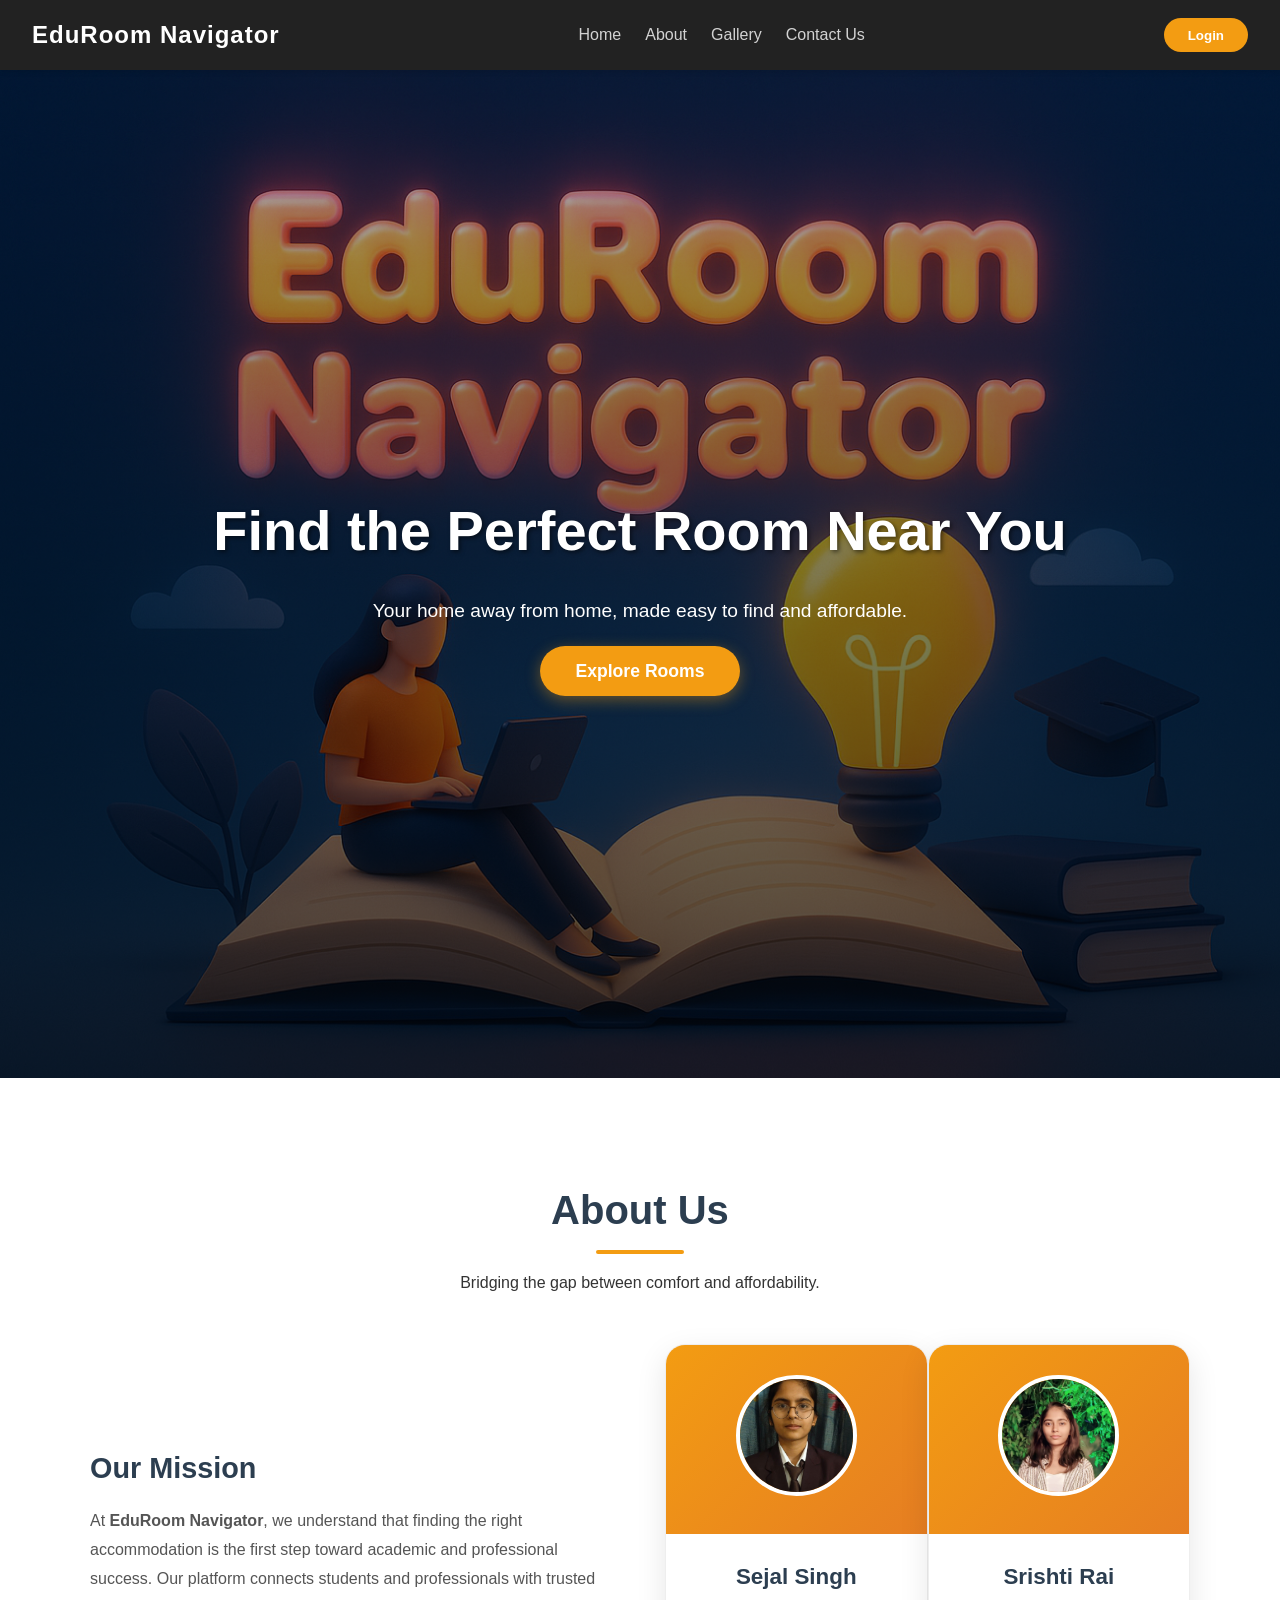
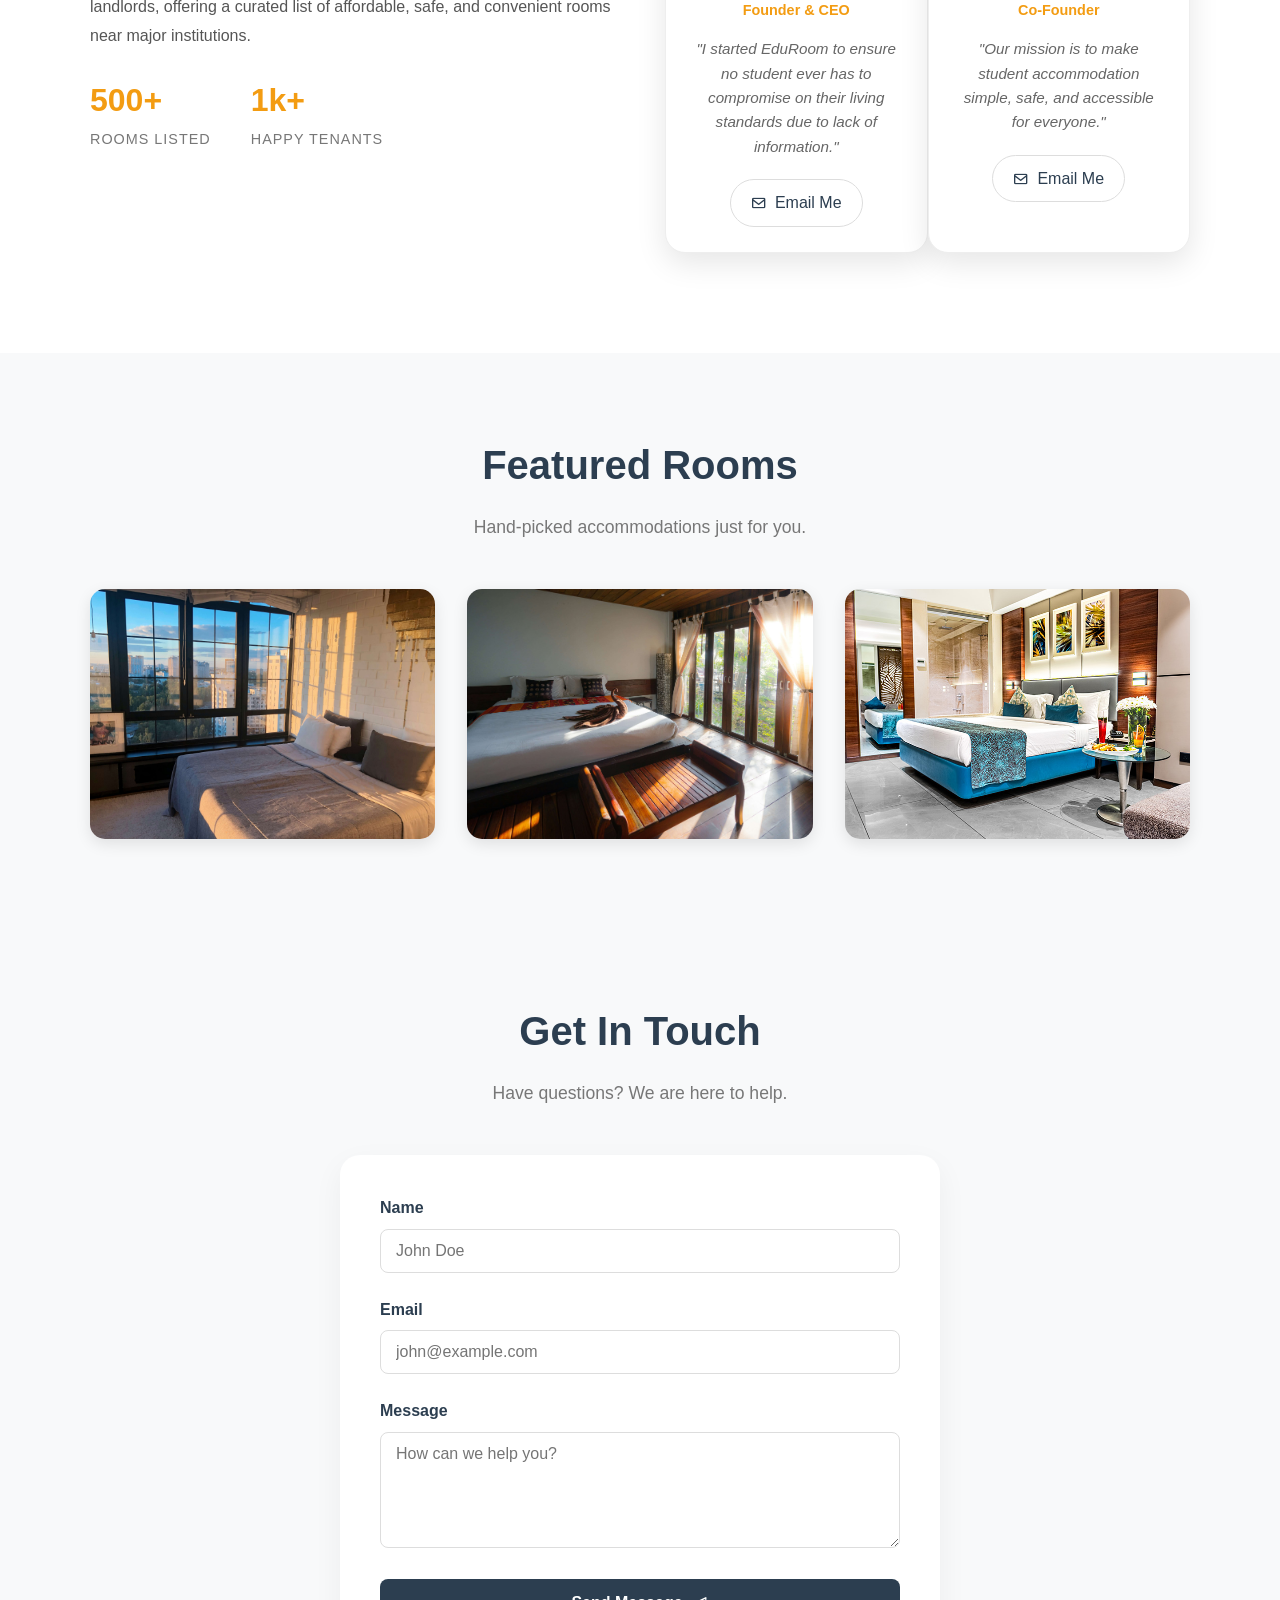
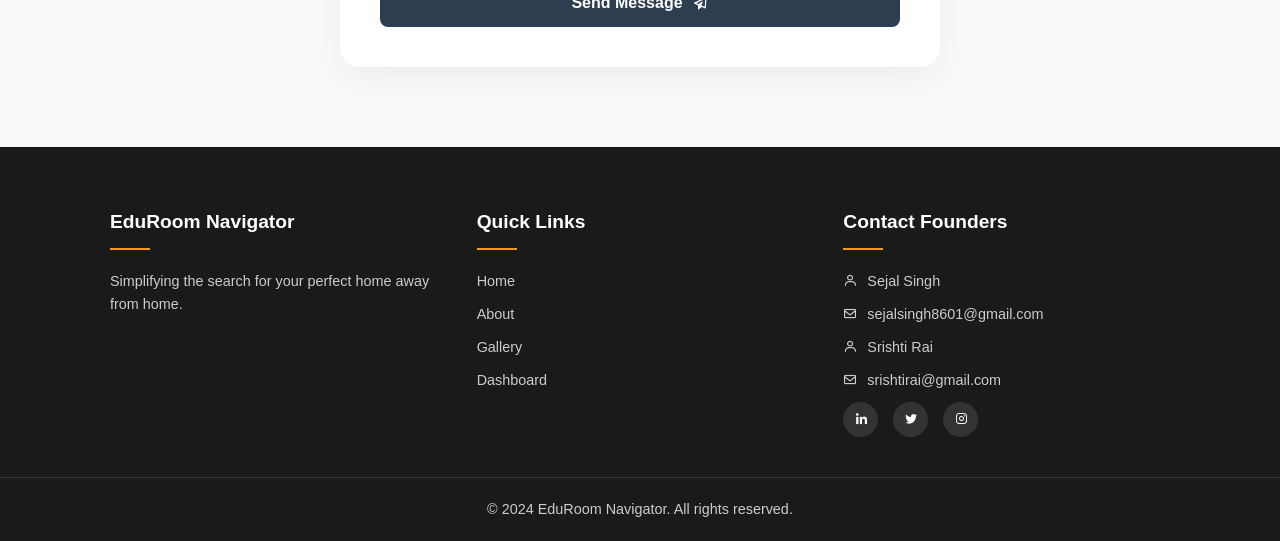
<file: index.html>
<!DOCTYPE html>
<html lang="en">
<head>
  <meta charset="UTF-8" />
  <meta name="viewport" content="width=device-width, initial-scale=1.0"/>
  <title>EduRoom Navigator</title>
  <link rel="stylesheet" href="style.css"/>
  <!-- Boxicons for icons -->
  <link href='https://unpkg.com/boxicons@2.1.4/css/boxicons.min.css' rel='stylesheet'>
</head>
<body>

  <!-- Navbar -->
  <header>
    <nav class="navbar">
      <div class="logo">EduRoom Navigator</div>
      <ul class="nav-links">
        <li><a href="#home">Home</a></li>
        <li><a href="#about">About</a></li>
        <li><a href="#gallery">Gallery</a></li>
        <li><a href="#contact">Contact Us</a></li>
      </ul>
      <button class="login-btn" onclick="openModal('login')">Login</button>
    </nav>
  </header>

  <!-- Hero/Home Section -->
  <section id="home" class="hero-section">
    <div class="hero-overlay">
      <div class="hero-content">
        <button class="hero-login-btn" onclick="openModal('login')">Login</button>
        <h1>Find the Perfect Room Near You</h1>
        <p>Your home away from home, made easy to find and affordable.</p>
        <a href="#gallery" class="cta-button">Explore Rooms</a>
      </div>
    </div>
  </section>

  <!-- About Section -->
  <section id="about" class="section about-section">
    <div class="container">
      <div class="about-header">
        <h2>About Us</h2>
        <p class="subtitle">Bridging the gap between comfort and affordability.</p>
      </div>

      <div class="about-grid">
        <!-- Text Content -->
        <div class="about-text">
          <h3>Our Mission</h3>
          <p>
            At <strong>EduRoom Navigator</strong>, we understand that finding the right accommodation is the first step toward academic and professional success. Our platform connects students and professionals with trusted landlords, offering a curated list of affordable, safe, and convenient rooms near major institutions.
          </p>
          <div class="stats-row">
            <div class="stat-item">
              <span class="stat-num">500+</span>
              <span class="stat-desc">Rooms Listed</span>
            </div>
            <div class="stat-item">
              <span class="stat-num">1k+</span>
              <span class="stat-desc">Happy Tenants</span>
            </div>
          </div>
        </div>

        <!-- Founder Profile Cards -->
        <div class="about-founder">

          <!-- Founder 1 -->
          <div class="founder-card">
            <div class="founder-img">
              <img src="founder.jpeg" alt="Sejal Singh">
            </div>
            <div class="founder-info">
              <h3>Sejal Singh</h3>
              <span class="position">Founder & CEO</span>
              <p>"I started EduRoom to ensure no student ever has to compromise on their living standards due to lack of information."</p>
              <!-- keep mail handler as in original file -->
              <a href="mailto:sejalsingh8601@gmail.com" class="founder-contact">
                <i class='bx bx-envelope'></i> Email Me
              </a>
            </div>
          </div>

          <!-- Founder 2 (NEW) -->
          <div class="founder-card">
            <div class="founder-img">
              <img src="founder2.jpeg" alt="Srishti Rai">
            </div>
            <div class="founder-info">
              <h3>Srishti Rai</h3>
              <span class="position">Co-Founder</span>
              <p>"Our mission is to make student accommodation simple, safe, and accessible for everyone."</p>
              <a href="mailto:srishtirai@gmail.com" class="founder-contact">
                <i class='bx bx-envelope'></i> Email Me
              </a>
            </div>
          </div>

        </div>
      </div>
    </div>
  </section>

  <!-- Gallery Section -->
  <section id="gallery" class="section">
    <div class="container">
      <h2>Featured Rooms</h2>
      <p class="section-subtitle">Hand-picked accommodations just for you.</p>
      
      <div class="gallery-grid">
        <!-- Room Card 1 -->
        <div class="gallery-card">
          <img src="room1.jpg" alt="Modern Studio">
          <div class="card-overlay">
            <h3>Modern Studio</h3>
            <p>Near City Center • $450/mo</p>
            <button onclick="openModal('login')">View Details</button>
          </div>
        </div>

        <!-- Room Card 2 -->
        <div class="gallery-card">
          <img src="room2.jpg" alt="Cozy Apartment">
          <div class="card-overlay">
            <h3>Cozy Apartment</h3>
            <p>2 BHK Shared • $300/mo</p>
            <button onclick="openModal('login')">View Details</button>
          </div>
        </div>

        <!-- Room Card 3 -->
        <div class="gallery-card">
          <img src="room3.jpg" alt="Student Dorm">
          <div class="card-overlay">
            <h3>Student Dorm</h3>
            <p>Campus View • $200/mo</p>
            <button onclick="openModal('login')">View Details</button>
          </div>
        </div>
      </div>
    </div>
  </section>

  <!-- Contact Us Section (Formspree) -->
  <section id="contact" class="section contact-section">
    <div class="container">
      <h2>Get In Touch</h2>
      <p class="section-subtitle">Have questions? We are here to help.</p>
      
      <div class="contact-wrapper">
        <!-- Replace YOUR_FORM_ID with your actual Formspree ID -->
        <form action="https://formspree.io/f/YOUR_FORM_ID" method="POST" class="contact-form">
          <div class="form-group">
            <label>Name</label>
            <input type="text" name="name" placeholder="John Doe" required />
          </div>
          <div class="form-group">
            <label>Email</label>
            <input type="email" name="email" placeholder="john@example.com" required />
          </div>
          <div class="form-group">
            <label>Message</label>
            <textarea name="message" rows="5" placeholder="How can we help you?" required></textarea>
          </div>
          <button type="submit" class="send-btn">Send Message <i class='bx bx-paper-plane'></i></button>
        </form>
      </div>
    </div>
  </section>

  <!-- Footer Section -->
  <footer class="site-footer">
    <div class="container footer-grid">
      
      <div class="footer-col">
        <h3>EduRoom Navigator</h3>
        <p>Simplifying the search for your perfect home away from home.</p>
      </div>

      <div class="footer-col">
        <h3>Quick Links</h3>
        <ul>
          <li><a href="#home">Home</a></li>
          <li><a href="#about">About</a></li>
          <li><a href="#gallery">Gallery</a></li>
          <li><a href="dashboard.html">Dashboard</a></li>
        </ul>
      </div>

      <div class="footer-col">
        <h3>Contact Founders</h3>
        <p><i class='bx bx-user'></i> Sejal Singh</p>
        <p><i class='bx bx-envelope'></i> <a href="mailto:sejalsingh8601@gmail.com">sejalsingh8601@gmail.com</a></p>

        <p style="margin-top:10px;"><i class='bx bx-user'></i> Srishti Rai</p>
        <p><i class='bx bx-envelope'></i> <a href="mailto:srishtirai@gmail.com">srishtirai@gmail.com</a></p>

        <div class="social-links" style="margin-top:8px;">
          <a href="#"><i class='bx bxl-linkedin'></i></a>
          <a href="#"><i class='bx bxl-twitter'></i></a>
          <a href="#"><i class='bx bxl-instagram'></i></a>
        </div>
      </div>

    </div>
    <div class="footer-bottom">
      <p>&copy; 2024 EduRoom Navigator. All rights reserved.</p>
    </div>
  </footer>

  <!-- Unified Authentication Modal -->
  <div id="authModal" class="modal">
    <span class="close-modal-btn" onclick="closeModal()">&times;</span>
    
    <!-- Login Box -->
    <div class="login_box" id="login-box">
      <div class="login-header"><span>Login</span></div>
      <form onsubmit="handleLogin(event)">
        <div class="input_box">
          <input type="email" id="loginEmail" class="input-field" required>
          <label for="loginEmail" class="label">Email</label>
          <i class="bx bx-envelope icon"></i>
        </div>
        <div class="input_box">
          <input type="password" id="loginPassword" class="input-field" required>
          <label for="loginPassword" class="label">Password</label>
          <i class="bx bx-lock-alt icon"></i>
        </div>
        <div class="remember-forgot">
          <div class="remember-me">
            <input type="checkbox" id="remember">
            <label for="remember">Remember me</label>
          </div>
          <div class="forgot">
            <a href="#">Forgot password?</a>
          </div>
        </div>
        <div class="input_box">
          <input type="submit" class="input-submit" value="Login">
        </div>
        <div class="register">
          <span>Don't have an account? <a href="#" onclick="switchView('signup')">Register</a></span>
        </div>
      </form>
    </div>

    <!-- Register Box (Hidden) -->
    <div class="login_box" id="register-box" style="display: none;">
      <div class="login-header"><span>Register</span></div>
      <form onsubmit="handleSignup(event)">
        <div class="input_box">
          <input type="text" id="signupName" class="input-field" required>
          <label for="signupName" class="label">Full Name</label>
          <i class="bx bx-user icon"></i>
        </div>
        <div class="input_box">
          <input type="email" id="signupEmail" class="input-field" required>
          <label for="signupEmail" class="label">Email</label>
          <i class="bx bx-envelope icon"></i>
        </div>
        <div class="input_box">
          <input type="password" id="signupPassword" class="input-field" required>
          <label for="signupPassword" class="label">Password</label>
          <i class="bx bx-lock-alt icon"></i>
        </div>
        <div class="input_box">
          <input type="submit" class="input-submit" value="Sign Up">
        </div>
        <div class="register">
          <span>Already have an account? <a href="#" onclick="switchView('login')">Login</a></span>
        </div>
      </form>
    </div>

  </div>

  <script src="script.js"></script>
</body>
</html>
</file>
<file: style.css>
/* =========================================
   1. RESET & GLOBALS
   ========================================= */
* {
  margin: 0;
  padding: 0;
  box-sizing: border-box;
  font-family: "Poppins", sans-serif;
}

:root {
  --primary-color: #f39c12; /* Brand Orange */
  --secondary-color: #ffffff;
  --text-color: #333;
  --bg-light: #f9f9f9;
  --glass-border: rgba(255, 255, 255, 0.5);
  --dark-bg: #2c3e50;
}

body {
  font-family: 'Poppins', sans-serif;
  line-height: 1.6;
  color: var(--text-color);
  scroll-behavior: smooth;
  background-color: var(--bg-light);
}

/* =========================================
   2. NAVBAR
   ========================================= */
.navbar {
  display: flex;
  justify-content: space-between;
  align-items: center;
  background-color: #222;
  color: white;
  padding: 1rem 2rem;
  position: sticky;
  top: 0;
  z-index: 1000;
  box-shadow: 0 2px 5px rgba(0,0,0,0.1);
}

.navbar .logo {
  font-size: 1.5rem;
  font-weight: bold;
  letter-spacing: 1px;
}

.nav-links {
  list-style: none;
  display: flex;
  gap: 1.5rem;
}

.nav-links li a {
  color: rgba(255,255,255,0.8);
  text-decoration: none;
  transition: color 0.3s;
  font-weight: 500;
}

.nav-links li a:hover {
  color: var(--primary-color);
}

.login-btn {
  background-color: var(--primary-color);
  color: white;
  border: none;
  padding: 0.6rem 1.5rem;
  cursor: pointer;
  border-radius: 25px;
  font-weight: 600;
  transition: all 0.3s ease;
}

.login-btn:hover {
  background-color: #e67e22;
  transform: translateY(-2px);
}

/* =========================================
   3. HERO SECTION
   ========================================= */
.hero-section {
  height: 112vh;
  background: url('hero.png') center/cover no-repeat;
  position: relative;
  display: flex;
  align-items: center;
  justify-content: center;
}

.hero-overlay {
  background: linear-gradient(rgba(0,0,0,0.3), rgba(0,0,0,0.7));
  position: absolute;
  top: 0;
  left: 0;
  width: 100%;
  height: 100%;
  display: flex;
  align-items: center;
  justify-content: center;
}

.hero-content {
  position: relative;
  color: white;
  text-align: center;
  z-index: 1;
  padding: 20px;
  animation: fadeInUp 1s ease-in-out;
  height: 24vh;
}

.hero-content h1 {
  font-size: 3.5rem;
  margin-bottom: 20px;
  text-shadow: 2px 2px 4px rgba(0,0,0,0.5);
}

.hero-content p {
  font-size: 1.2rem;
  margin-bottom: 30px;
  max-width: 600px;
  margin-left: auto;
  margin-right: auto;
}

.cta-button {
  padding: 15px 35px;
  font-size: 1.1rem;
  background-color: var(--primary-color);
  color: white;
  border: none;
  border-radius: 30px;
  text-decoration: none;
  transition: all 0.3s;
  font-weight: bold;
  box-shadow: 0 4px 15px rgba(243, 156, 18, 0.4);
}

.hero-login-btn {
  display: none;
}

@keyframes fadeInUp {
  0% { transform: translateY(40px); opacity: 0; }
  100% { transform: translateY(0); opacity: 1; }
}

/* =========================================
   4. SECTION UTILITIES
   ========================================= */
.section {
  padding: 80px 20px;
  text-align: center;
  background-color: white;
}

.section:nth-child(even) {
  background-color: #f8f9fa;
}

.section h2 {
  font-size: 2.5rem;
  margin-bottom: 1rem;
  color: var(--dark-bg);
  position: relative;
  display: inline-block;
}

.section-subtitle {
  color: #777;
  margin-bottom: 3rem;
  font-size: 1.1rem;
}

/* =========================================
   5. REDESIGNED ABOUT SECTION
   ========================================= */
.about-section {
  background-color: white;
  padding: 100px 20px;
}

.container {
  max-width: 1100px;
  margin: 0 auto;
}

.about-header {
  text-align: center;
  margin-bottom: 3rem;
}

.about-header h2::after {
  content: '';
  display: block;
  width: 50%;
  height: 4px;
  background: var(--primary-color);
  margin: 8px auto 0;
  border-radius: 2px;
}

.about-grid {
  display: flex;
  flex-wrap: wrap;
  align-items: center;
  justify-content: space-between;
  gap: 50px;
}

/* About Text */
.about-text {
  flex: 1;
  min-width: 300px;
  text-align: left;
}

.about-text h3 {
  font-size: 1.8rem;
  margin-bottom: 1rem;
  color: var(--dark-bg);
}

.about-text p {
  color: #555;
  margin-bottom: 1.5rem;
  line-height: 1.8;
  font-size: 1rem;
}

.stats-row {
  display: flex;
  gap: 40px;
  margin-top: 20px;
}

.stat-item {
  text-align: left;
}

.stat-num {
  display: block;
  font-size: 2rem;
  font-weight: bold;
  color: var(--primary-color);
}

.stat-desc {
  font-size: 0.9rem;
  color: #777;
  text-transform: uppercase;
  letter-spacing: 1px;
}

/* Founder Card */
.about-founder {
  flex: 1;
  min-width: 300px;
  display: flex;
  justify-content: center;
}

.founder-card {
  background: white;
  width: 320px;
  border-radius: 20px;
  box-shadow: 0 10px 30px rgba(0,0,0,0.1);
  overflow: hidden;
  text-align: center;
  transition: transform 0.3s ease;
  border: 1px solid #eee;
}

.founder-card:hover {
  transform: translateY(-10px);
}

.founder-img {
  background: linear-gradient(135deg, #f39c12, #e67e22);
  padding: 30px 0;
  
}

.founder-img img {
  width: 121px;
  height: 121px;
  border-radius: 50%;
  border: 4px solid white;
  object-fit: cover;
  background-color: white;
  align-items: center;
}

.founder-info {
  padding: 25px;
}

.founder-info h3 {
  font-size: 1.4rem;
  color: var(--dark-bg);
  margin-bottom: 5px;
}

.founder-info .position {
  display: block;
  color: var(--primary-color);
  font-weight: 600;
  font-size: 0.9rem;
  margin-bottom: 15px;
}

.founder-info p {
  font-style: italic;
  color: #666;
  font-size: 0.95rem;
  margin-bottom: 20px;
}

.founder-contact {
  display: inline-flex;
  align-items: center;
  gap: 8px;
  color: var(--dark-bg);
  text-decoration: none;
  font-weight: 500;
  padding: 10px 20px;
  border: 1px solid #ddd;
  border-radius: 30px;
  transition: all 0.3s;
}

.founder-contact:hover {
  background-color: var(--primary-color);
  color: white;
  border-color: var(--primary-color);
}

/* =========================================
   6. REDESIGNED GALLERY SECTION
   ========================================= */
.gallery-grid {
  display: grid;
  grid-template-columns: repeat(auto-fit, minmax(300px, 1fr));
  gap: 2rem;
  margin-top: 1rem;
}

.gallery-card {
  position: relative;
  border-radius: 15px;
  overflow: hidden;
  box-shadow: 0 5px 15px rgba(0,0,0,0.1);
  height: 250px;
  cursor: pointer;
}

.gallery-card img {
  width: 100%;
  height: 100%;
  object-fit: cover;
  transition: transform 0.5s ease;
}

.gallery-card:hover img {
  transform: scale(1.1);
}

.card-overlay {
  position: absolute;
  bottom: -100%; /* Hidden initially */
  left: 0;
  width: 100%;
  height: 100%;
  background: rgba(0, 0, 0, 0.6);
  display: flex;
  flex-direction: column;
  justify-content: center;
  align-items: center;
  color: white;
  transition: bottom 0.4s ease;
}

.gallery-card:hover .card-overlay {
  bottom: 0; /* Slide up on hover */
}

.card-overlay h3 { font-size: 1.5rem; margin-bottom: 5px; }
.card-overlay p { margin-bottom: 15px; font-size: 0.9rem; }
.card-overlay button {
  padding: 8px 20px;
  background: var(--primary-color);
  border: none;
  color: white;
  border-radius: 20px;
  cursor: pointer;
  font-weight: 600;
}

/* =========================================
   7. REDESIGNED CONTACT SECTION
   ========================================= */
.contact-section {
  background-color: #f8f9fa;
}

.contact-wrapper {
  max-width: 600px;
  margin: 0 auto;
  background: white;
  padding: 40px;
  border-radius: 20px;
  box-shadow: 0 10px 30px rgba(0,0,0,0.05);
}

.contact-form .form-group {
  margin-bottom: 1.5rem;
  text-align: left;
}

.contact-form label {
  display: block;
  margin-bottom: 8px;
  font-weight: 600;
  color: var(--dark-bg);
}

.contact-form input,
.contact-form textarea {
  width: 100%;
  padding: 12px 15px;
  border: 1px solid #ddd;
  border-radius: 8px;
  font-size: 1rem;
  outline: none;
  transition: border 0.3s;
}

.contact-form input:focus,
.contact-form textarea:focus {
  border-color: var(--primary-color);
}

.send-btn {
  width: 100%;
  padding: 15px;
  background-color: var(--dark-bg);
  color: white;
  border: none;
  border-radius: 8px;
  font-size: 1rem;
  font-weight: bold;
  cursor: pointer;
  display: flex;
  align-items: center;
  justify-content: center;
  gap: 10px;
  transition: background 0.3s;
}

.send-btn:hover {
  background-color: var(--primary-color);
}

/* =========================================
   8. FOOTER SECTION
   ========================================= */
.site-footer {
  background-color: #1a1a1a;
  color: #ccc;
  padding: 60px 0 20px;
  font-size: 0.9rem;
}

.footer-grid {
  display: grid;
  grid-template-columns: repeat(auto-fit, minmax(250px, 1fr));
  gap: 40px;
  margin-bottom: 40px;
  padding: 0 20px;
}

.footer-col h3 {
  color: white;
  font-size: 1.2rem;
  margin-bottom: 20px;
  position: relative;
}

.footer-col h3::after {
  content: '';
  display: block;
  width: 40px;
  height: 2px;
  background: var(--primary-color);
  margin-top: 10px;
}

.footer-col ul {
  list-style: none;
  padding: 0;
}

.footer-col ul li {
  margin-bottom: 10px;
}

.footer-col ul li a {
  color: #ccc;
  text-decoration: none;
  transition: color 0.3s;
}

.footer-col ul li a:hover {
  color: var(--primary-color);
  padding-left: 5px;
}

.footer-col p {
  margin-bottom: 10px;
  display: flex;
  align-items: center;
  gap: 10px;
}

.footer-col a {
  color: #ccc;
  text-decoration: none;
}

.social-links {
  display: flex;
  gap: 15px;
  margin-top: 20px;
}

.social-links a {
  display: flex;
  align-items: center;
  justify-content: center;
  width: 35px;
  height: 35px;
  background: #333;
  color: white;
  border-radius: 50%;
  transition: background 0.3s;
}

.social-links a:hover {
  background: var(--primary-color);
}

.footer-bottom {
  text-align: center;
  padding-top: 20px;
  border-top: 1px solid #333;
}

/* =========================================
   9. GLASSMORPHISM MODAL STYLES (Existing)
   ========================================= */
.modal {
  display: none; 
  position: fixed; 
  z-index: 2000; 
  left: 0;
  top: 0;
  width: 100%; 
  height: 100%; 
  background-color: rgba(0,0,0,0.4); 
  display: none; /* Flex applied via JS */
  justify-content: center;
  align-items: center;
  backdrop-filter: blur(5px);
}

.modal.show {
  display: flex;
  animation: fadeIn 0.3s;
}

.close-modal-btn {
  position: absolute;
  top: 20px;
  right: 30px;
  font-size: 40px;
  color: white;
  cursor: pointer;
  z-index: 2001;
  transition: color 0.3s;
}

.close-modal-btn:hover {
  color: var(--primary-color);
}

/* Login Box Structure with Scrolling */
.login_box {
  position: relative;
  width: 450px;
  backdrop-filter: blur(25px);
  background: rgba(255, 255, 255, 0.1); 
  border: 2px solid var(--glass-border);
  border-radius: 15px;
  padding: 7.5em 2.5em 4em 2.5em;
  color: white; 
  box-shadow: 0px 0px 20px 2px rgba(0, 0, 0, 0.3);
  
  /* Scrollable Logic */
  max-height: 85vh; /* Max height relative to viewport */
  overflow-y: auto; /* Enable scroll if content overflows */
  
  /* Hide Scrollbar Standard (Firefox) */
  scrollbar-width: none;
  -ms-overflow-style: none; /* IE 10+ */
}

/* Hide Scrollbar (Webkit - Chrome, Safari, Edge) */
.login_box::-webkit-scrollbar {
  display: none;
}

.login-header {
  position: absolute;
  top: 0;
  left: 50%;
  transform: translateX(-50%);
  display: flex;
  align-items: center;
  justify-content: center;
  background-color: rgba(255,255,255, 0.9);
  width: 140px;
  height: 70px;
  border-radius: 0 0 20px 20px;
}

.login-header span {
  font-size: 30px;
  color: #333;
  font-weight: 600;
}

.login-header::before {
  content: "";
  position: absolute;
  top: 0;
  left: -30px;
  width: 30px;
  height: 30px;
  border-top-right-radius: 50%;
  box-shadow: 15px 0 0 0 rgba(255,255,255, 0.9);
}

.login-header::after {
  content: "";
  position: absolute;
  top: 0;
  right: -30px;
  width: 30px;
  height: 30px;
  border-top-left-radius: 50%;
  box-shadow: -15px 0 0 0 rgba(255,255,255, 0.9);
}

/* Inputs */
.input_box {
  position: relative;
  display: flex;
  flex-direction: column;
  margin: 20px 0;
}

.input-field {
  width: 100%;
  height: 55px;
  font-size: 16px;
  background: transparent;
  color: white;
  padding-inline: 20px 50px;
  border: 2px solid rgba(255,255,255,0.5);
  border-radius: 30px;
  outline: none;
  transition: 0.3s;
}

.input-field:focus, .input-field:valid {
  border-color: var(--primary-color);
}

.label {
  position: absolute;
  top: 15px;
  left: 20px;
  transition: 0.2s;
  color: white;
  pointer-events: none;
}

.input-field:focus ~ .label,
.input-field:valid ~ .label {
  position: absolute;
  top: -10px;
  left: 20px;
  font-size: 14px;
  background-color: var(--primary-color);
  border-radius: 30px;
  color: white;
  padding: 0 10px;
}

.icon {
  position: absolute;
  top: 18px;
  right: 25px;
  font-size: 20px;
  color: white;
}

/* Remember / Forgot */
.remember-forgot {
  display: flex;
  justify-content: space-between;
  font-size: 15px;
  color: white;
  margin-bottom: 20px;
}

.remember-forgot a {
  color: white;
  text-decoration: underline;
}

/* Submit */
.input-submit {
  width: 100%;
  height: 50px;
  background: white;
  font-size: 16px;
  font-weight: 600;
  border: none;
  border-radius: 30px;
  cursor: pointer;
  transition: 0.3s;
  color: #333;
}

.input-submit:hover {
  background: var(--primary-color);
  color: white;
}

/* Register */
.register {
  text-align: center;
  color: white;
}

.register a {
  font-weight: 600;
  color: white;
  text-decoration: underline;
}

@keyframes fadeIn {
  from { opacity: 0; }
  to { opacity: 1; }
}

@media only screen and (max-width: 564px) {
  .login_box {
    width: 100%;
    padding: 7.5em 1.5em 4em 1.5em;
  }
}
</file>
